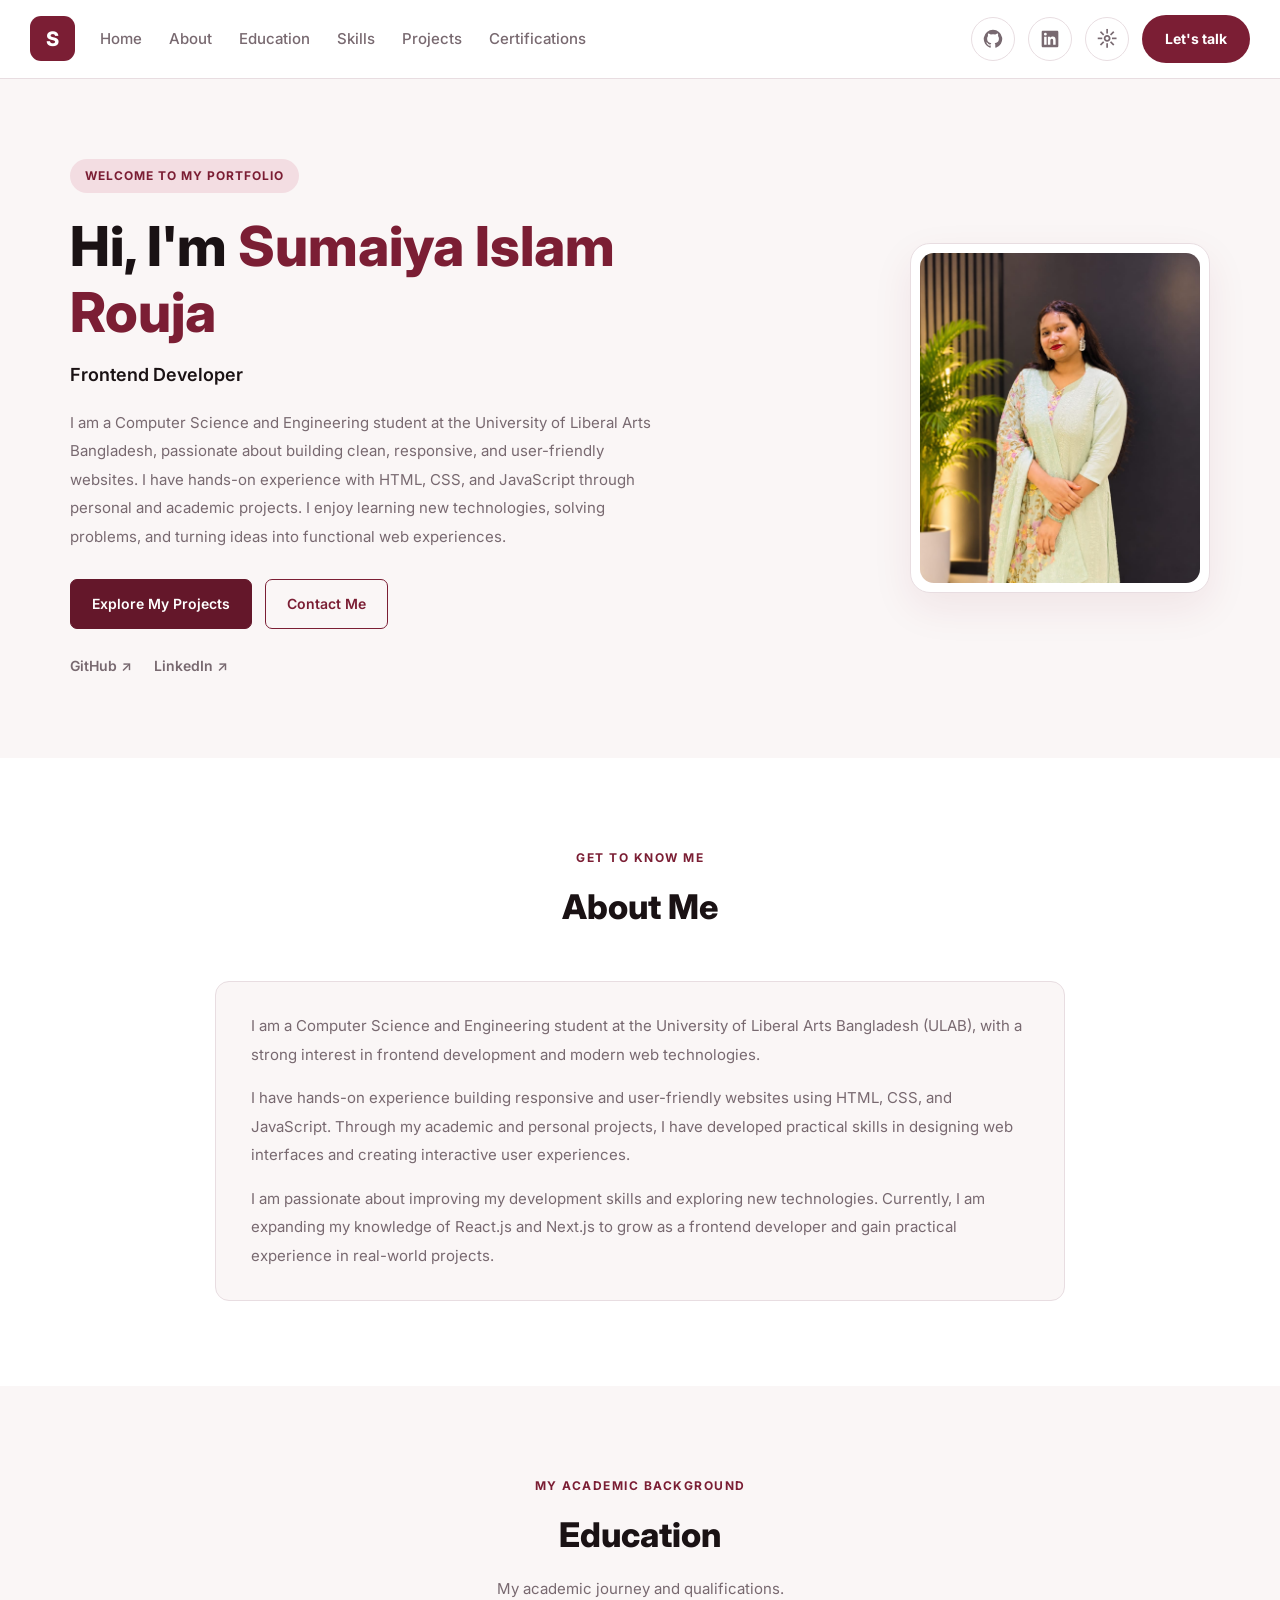
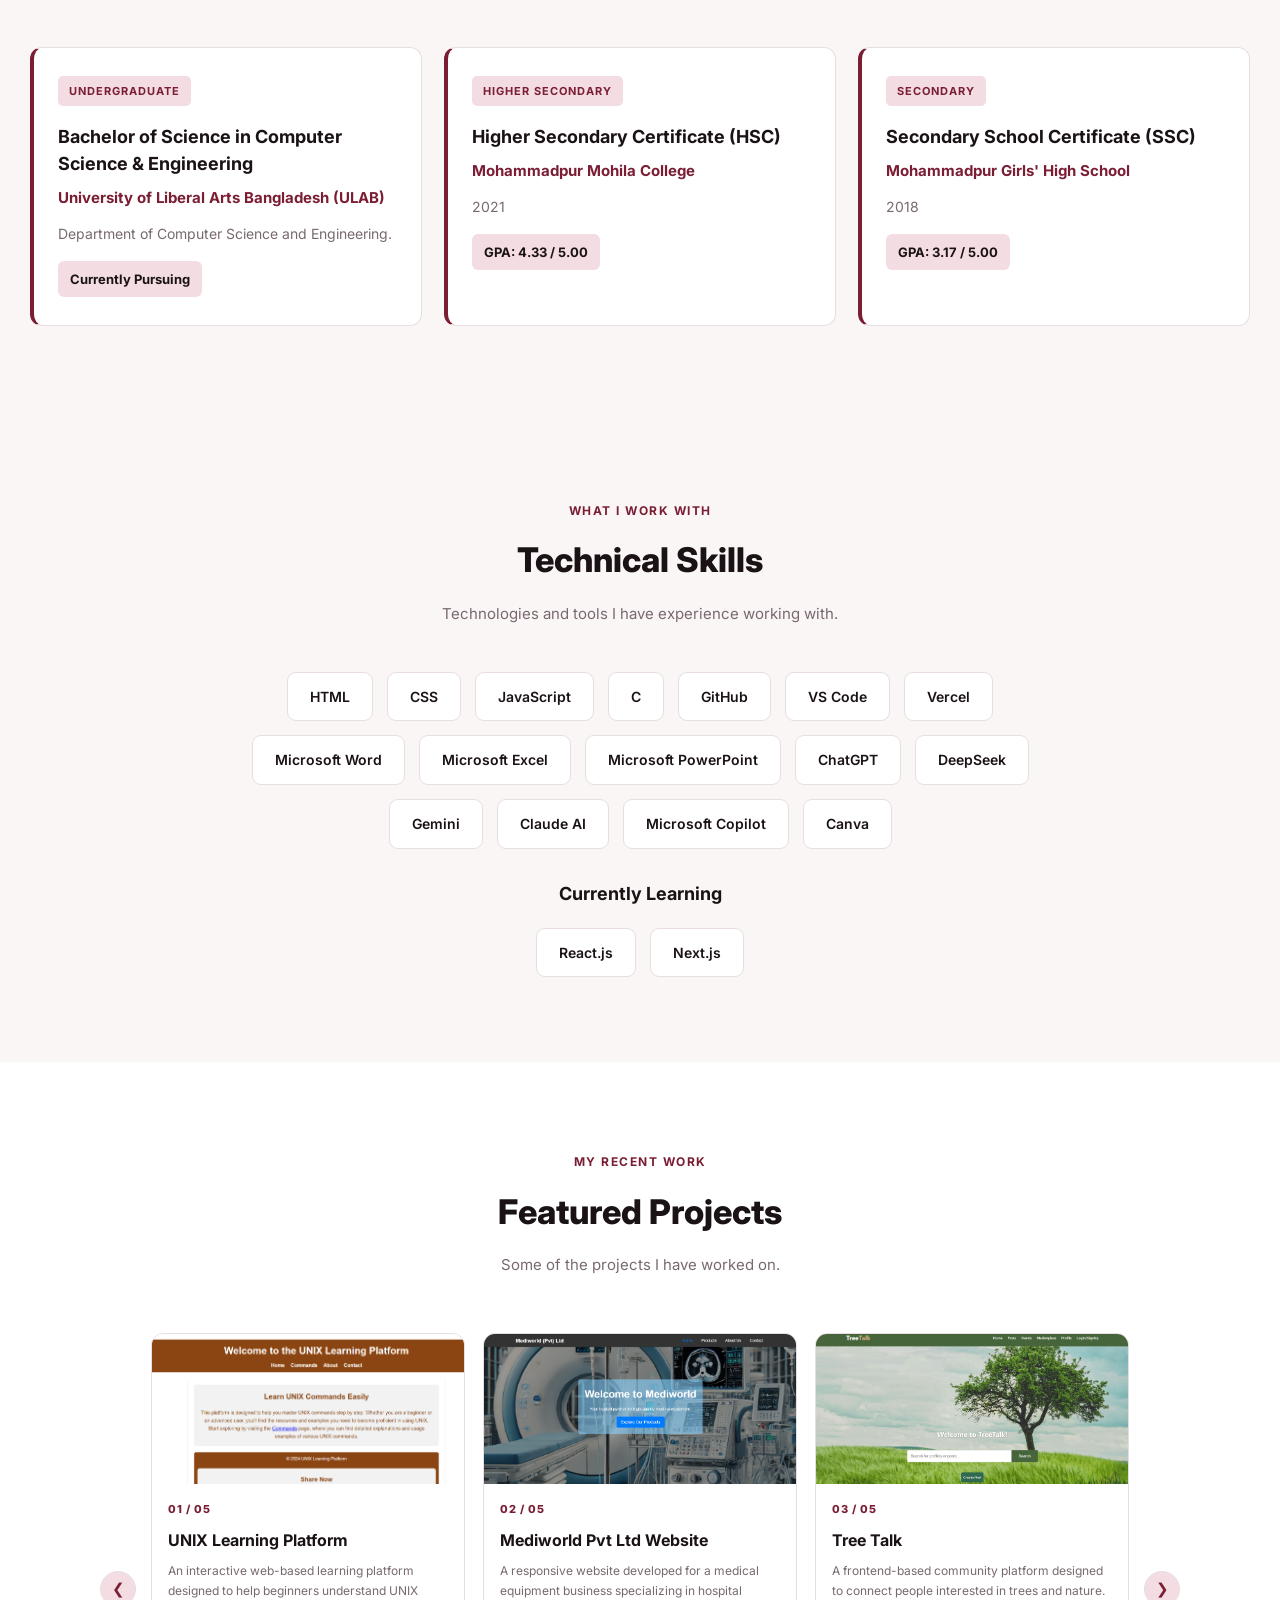
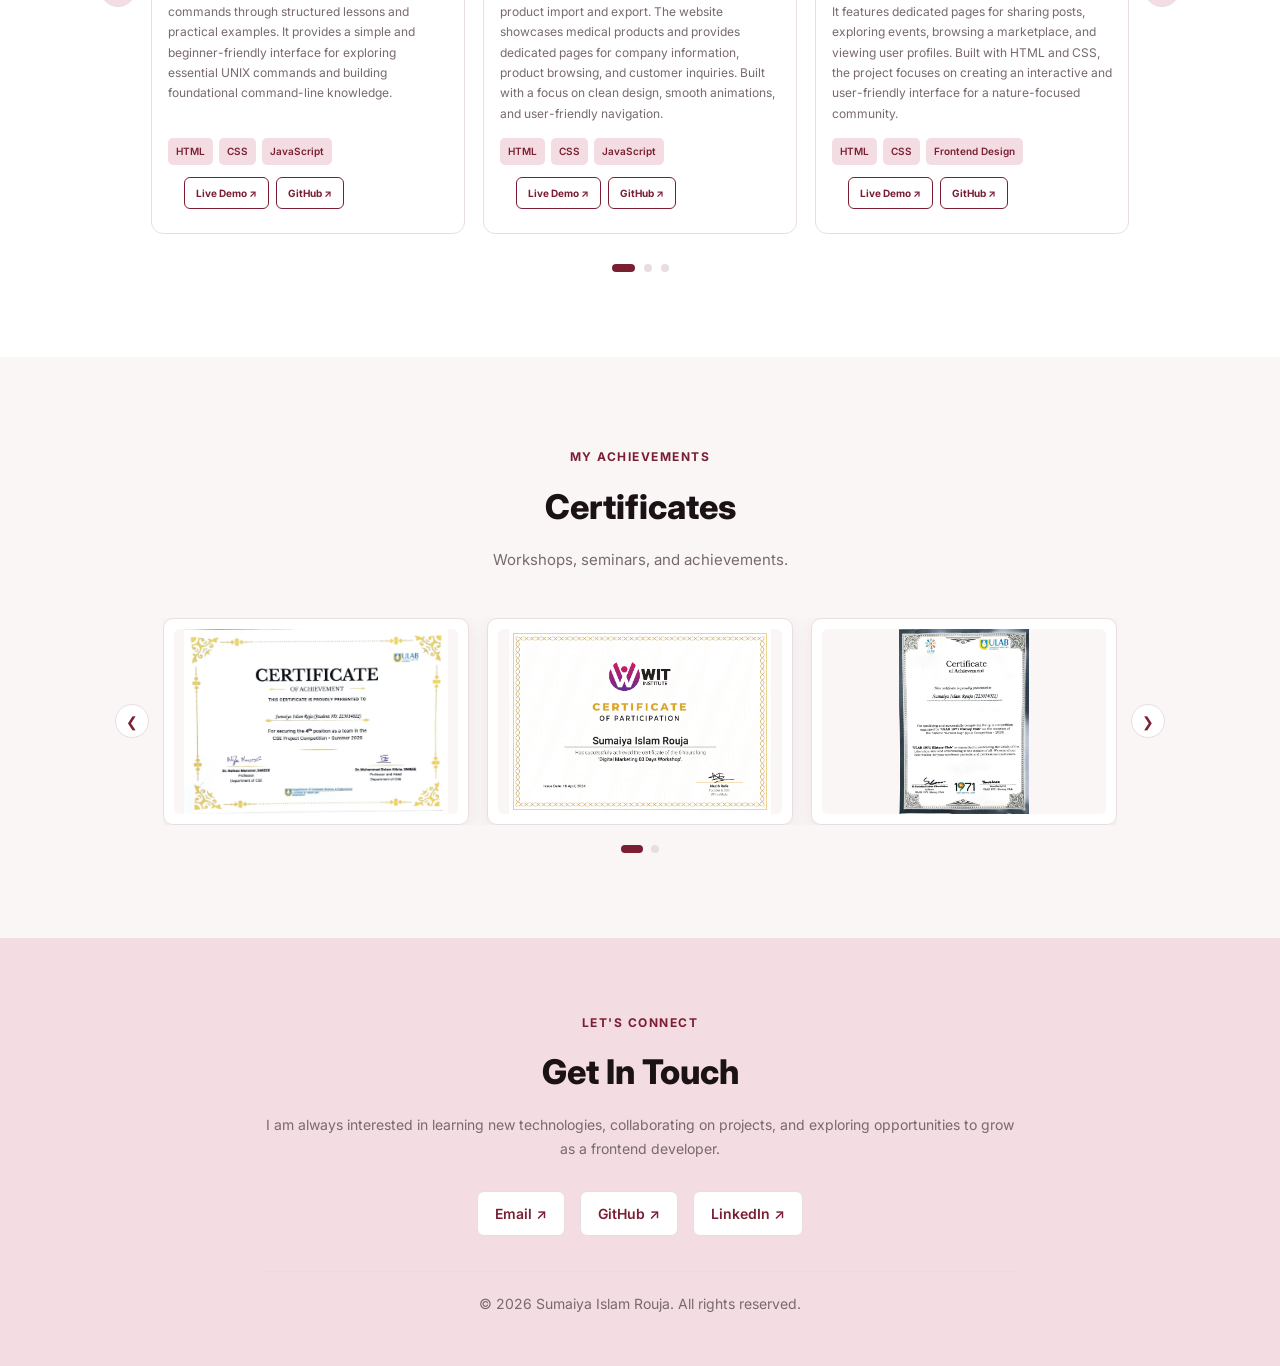
<file: index.html>
<!DOCTYPE html>
<html lang="en">
<head>
    <meta charset="UTF-8">
    <meta name="viewport" content="width=device-width, initial-scale=1.0">

    <meta name="description" content="Portfolio of Sumaiya Islam Rouja, Frontend Developer.">
    <meta name="author" content="Sumaiya Islam Rouja">

    <title>Sumaiya Islam Rouja | Portfolio</title>

    <link rel="stylesheet" href="style.css">

    <link rel="preconnect" href="https://fonts.googleapis.com">
    <link rel="preconnect" href="https://fonts.gstatic.com" crossorigin>
    <link href="https://fonts.googleapis.com/css2?family=Inter:wght@400;500;600;700;800&display=swap" rel="stylesheet">

    <link rel="stylesheet" href="https://unpkg.com/aos@2.3.4/dist/aos.css">
</head>

<body>


<!-- NAVBAR -->
<nav class="navbar">
    <div class="nav-container">

        <!-- LOGO -->
        <a href="#home" class="logo">
            <span class="logo-short">S</span>
            <span class="logo-full">Sumaiya</span>
        </a>

        <!-- HAMBURGER BUTTON -->
        <button class="hamburger" id="hamburger"
            type="button"
            aria-label="Open navigation menu"
            aria-expanded="false"
            aria-controls="navMenu">
            <span></span>
            <span></span>
            <span></span>
        </button>

        <!-- NAVIGATION MENU -->
        <div class="nav-menu" id="navMenu">

            <div class="nav-links">
                <a href="#home">Home</a>
                <a href="#about">About</a>
                <a href="#education">Education</a>
                <a href="#skills">Skills</a>
                <a href="#projects">Projects</a>
                <a href="#certificates">Certifications</a>
            </div>

            <!-- RIGHT SIDE ACTIONS -->
            <div class="nav-actions">

                <a href="https://github.com/itzsumu"
                   target="_blank"
                   rel="noopener noreferrer"
                   class="nav-icon"
                   aria-label="GitHub">
                    <svg viewBox="0 0 24 24" aria-hidden="true">
                        <path fill="currentColor"
                        d="M12 .9a11.1 11.1 0 0 0-3.51 21.63c.55.1.76-.24.76-.53v-2.08c-3.1.67-3.75-1.32-3.75-1.32-.5-1.29-1.23-1.63-1.23-1.63-1.01-.69.08-.68.08-.68 1.12.08 1.71 1.15 1.71 1.15 1 1.7 2.63 1.21 3.27.93.1-.72.39-1.21.71-1.49-2.48-.28-5.09-1.24-5.09-5.51 0-1.22.44-2.22 1.15-3-.12-.28-.5-1.42.11-2.96 0 0 .94-.3 3.05 1.15a10.6 10.6 0 0 1 5.55 0c2.11-1.45 3.04-1.15 3.04-1.15.61 1.54.23 2.68.12 2.96.71.78 1.14 1.78 1.14 3 0 4.28-2.61 5.23-5.1 5.5.4.35.75 1.03.75 2.08V22c0 .29.2.63.76.52A11.1 11.1 0 0 0 12 .9Z"/>
                    </svg>
                </a>

                <a href="https://www.linkedin.com/in/sumaiya-islam-rouja-9b50132ab/"
                   target="_blank"
                   rel="noopener noreferrer"
                   class="nav-icon"
                   aria-label="LinkedIn">
                    <svg viewBox="0 0 24 24" aria-hidden="true">
                        <path fill="currentColor"
                        d="M20.45 2H3.55C2.69 2 2 2.68 2 3.52v16.96c0 .84.69 1.52 1.55 1.52h16.9c.86 0 1.55-.68 1.55-1.52V3.52c0-.84-.69-1.52-1.55-1.52ZM7.93 18.75H4.96V9.2h2.97v9.55ZM6.45 7.9a1.72 1.72 0 1 1 0-3.44 1.72 1.72 0 0 1 0 3.44Zm12.3 10.85h-2.97v-4.65c0-1.11-.02-2.54-1.55-2.54-1.55 0-1.79 1.21-1.79 2.46v4.73H9.47V9.2h2.85v1.3h.04c.4-.75 1.37-1.55 2.82-1.55 3.02 0 3.57 1.99 3.57 4.58v5.22Z"/>
                    </svg>
                </a>

                <button
                    class="theme-toggle"
                    id="themeToggle"
                    type="button"
                    aria-label="Switch theme"
                    title="Switch theme"
                >🌙 Dark</button>

                <a href="#contact" class="nav-contact">
                    Let's talk
                </a>

            </div>
        </div>
    </div>
</nav>

<!-- HERO SECTION -->
<header class="hero" id="home">
    <div class="hero-left" data-aos="fade-right">
        <span class="hero-tag">WELCOME TO MY PORTFOLIO</span>

        <h1>Hi, I'm <span>Sumaiya Islam Rouja</span></h1>
        <h3>Frontend Developer</h3>

        <p>
            I am a Computer Science and Engineering student at
            the University of Liberal Arts Bangladesh, passionate
            about building clean, responsive, and user-friendly websites.
            I have hands-on experience with HTML, CSS, and JavaScript
            through personal and academic projects. I enjoy learning
            new technologies, solving problems, and turning ideas
            into functional web experiences.
        </p>

        <div class="buttons">
            <a href="#projects" class="btn">Explore My Projects</a>
            <a href="#contact" class="btn-outline">Contact Me</a>
        </div>

        <div class="hero-socials">
            <a href="https://github.com/itzsumu" target="_blank" rel="noopener noreferrer">GitHub ↗</a>
            <a href="https://www.linkedin.com/in/sumaiya-islam-rouja-9b50132ab/" target="_blank" rel="noopener noreferrer">LinkedIn ↗</a>
        </div>
    </div>

    <div class="hero-right" data-aos="fade-left">
        <div class="image-frame">
            <img src="profile.jpg" alt="Sumaiya Islam Rouja">
        </div>
    </div>
</header>

<!-- ABOUT SECTION -->
<section class="section about-section" id="about" data-aos="fade-up">
    <div class="section-heading">
        <span class="section-label">GET TO KNOW ME</span>
        <h2>About Me</h2>
    </div>

    <div class="about-content">
        <p>
            I am a Computer Science and Engineering student at the
            University of Liberal Arts Bangladesh (ULAB), with a strong
            interest in frontend development and modern web technologies.
        </p>

        <p>
            I have hands-on experience building responsive and
            user-friendly websites using HTML, CSS, and JavaScript.
            Through my academic and personal projects, I have developed
            practical skills in designing web interfaces and creating
            interactive user experiences.
        </p>

        <p>
            I am passionate about improving my development skills and
            exploring new technologies. Currently, I am expanding my
            knowledge of React.js and Next.js to grow as a frontend
            developer and gain practical experience in real-world projects.
        </p>
    </div>
</section>

<!-- EDUCATION SECTION -->
<section class="section education-section" id="education" data-aos="fade-up">
    <div class="section-heading">
        <span class="section-label">MY ACADEMIC BACKGROUND</span>
        <h2>Education</h2>
        <p>My academic journey and qualifications.</p>
    </div>

    <div class="education-container">
        <div class="education-card">
            <span class="education-level">UNDERGRADUATE</span>
            <h3>Bachelor of Science in Computer Science &amp; Engineering</h3>
            <h4>University of Liberal Arts Bangladesh (ULAB)</h4>
            <p>Department of Computer Science and Engineering.</p>
            <span class="education-result">Currently Pursuing</span>
        </div>

        <div class="education-card">
            <span class="education-level">HIGHER SECONDARY</span>
            <h3>Higher Secondary Certificate (HSC)</h3>
            <h4>Mohammadpur Mohila College</h4>
            <p>2021</p>
            <span class="education-result">GPA: 4.33 / 5.00</span>
        </div>

        <div class="education-card">
            <span class="education-level">SECONDARY</span>
            <h3>Secondary School Certificate (SSC)</h3>
            <h4>Mohammadpur Girls' High School</h4>
            <p>2018</p>
            <span class="education-result">GPA: 3.17 / 5.00</span>
        </div>
    </div>
</section>

<!-- SKILLS SECTION -->
<section class="section skills-section" id="skills" data-aos="fade-up">
    <div class="section-heading">
        <span class="section-label">WHAT I WORK WITH</span>
        <h2>Technical Skills</h2>
        <p>Technologies and tools I have experience working with.</p>
    </div>

    <div class="skills">
        <span>HTML</span>
        <span>CSS</span>
        <span>JavaScript</span>
        <span>C</span>
        <span>GitHub</span>
        <span>VS Code</span>
        <span>Vercel</span>
        <span>Microsoft Word</span>
        <span>Microsoft Excel</span>
        <span>Microsoft PowerPoint</span>
        <span>ChatGPT</span>
        <span>DeepSeek</span>
        <span>Gemini</span>
        <span>Claude AI</span>
        <span>Microsoft Copilot</span>
        <span>Canva</span>
    </div>

    <div class="learning-section">
        <h3>Currently Learning</h3>
        <div class="skills">
            <span>React.js</span>
            <span>Next.js</span>
        </div>
    </div>
</section>


<!-- PROJECTS SECTION -->
<section class="section projects-section" id="projects" data-aos="fade-up">

    <div class="section-heading">
        <span class="section-label">MY RECENT WORK</span>
        <h2>Featured Projects</h2>
        <p>Some of the projects I have worked on.</p>
    </div>

    <div class="project-carousel">

        <button class="project-btn prev-project" id="prevProject"
            aria-label="Previous project">&#10094;</button>

        <div class="project-slider">
            <div class="projects" id="projectsTrack">

                <!-- PROJECT 1 -->
                <article class="project-card">
                    <div class="project-image">
                        <img src="unix-preview.png" alt="UNIX Learning Platform Preview">
                    </div>
                    <div class="project-content">
                        <span class="project-number">01 / 05</span>
                        <h3>UNIX Learning Platform</h3>
                        <p>An interactive web-based learning platform designed to help beginners understand UNIX commands through structured lessons and practical examples. It provides a simple and beginner-friendly interface for exploring essential UNIX commands and building foundational command-line knowledge.</p>
                        <div class="tags">
                            <span>HTML</span><span>CSS</span><span>JavaScript</span>
                        </div>
                        <div class="project-links">
                            <a href="https://unix-learning-platform.vercel.app/" target="_blank" rel="noopener noreferrer" class="project-link">Live Demo ↗</a>
                            <a href="https://github.com/itzsumu/Unix-Learning-Platform" target="_blank" rel="noopener noreferrer" class="project-link">GitHub ↗</a>
                        </div>
                    </div>
                </article>

                <!-- PROJECT 2 -->
                <article class="project-card">
                    <div class="project-image">
                        <img src="mediworld-preview.png" alt="Mediworld Website Preview">
                    </div>
                    <div class="project-content">
                        <span class="project-number">02 / 05</span>
                        <h3>Mediworld Pvt Ltd Website</h3>
                        <p>A responsive website developed for a medical equipment business specializing in hospital product import and export. The website showcases medical products and provides dedicated pages for company information, product browsing, and customer inquiries. Built with a focus on clean design, smooth animations, and user-friendly navigation.</p>
                        <div class="tags">
                            <span>HTML</span><span>CSS</span><span>JavaScript</span>
                        </div>
                        <div class="project-links">
                            <a href="https://mediworld-pvt-ltd.vercel.app/" target="_blank" rel="noopener noreferrer" class="project-link">Live Demo ↗</a>
                            <a href="https://github.com/itzsumu/Mediworld-Pvt-Ltd" target="_blank" rel="noopener noreferrer" class="project-link">GitHub ↗</a>
                        </div>
                    </div>
                </article>

                <!-- PROJECT 3 -->
                <article class="project-card">
                    <div class="project-image">
                        <img src="treetalk-preview.png" alt="Tree Talk Website Preview">
                    </div>
                    <div class="project-content">
                        <span class="project-number">03 / 05</span>
                        <h3>Tree Talk</h3>
                        <p>A frontend-based community platform designed to connect people interested in trees and nature. It features dedicated pages for sharing posts, exploring events, browsing a marketplace, and viewing user profiles. Built with HTML and CSS, the project focuses on creating an interactive and user-friendly interface for a nature-focused community.</p>
                        <div class="tags">
                            <span>HTML</span><span>CSS</span><span>Frontend Design</span>
                        </div>
                        <div class="project-links">
                            <a href="https://treetalk-seven.vercel.app/" target="_blank" rel="noopener noreferrer" class="project-link">Live Demo ↗</a>
                            <a href="https://github.com/itzsumu/Tree_Talk" target="_blank" rel="noopener noreferrer" class="project-link">GitHub ↗</a>
                        </div>
                    </div>
                </article>

                <!-- PROJECT 4 -->
                <article class="project-card">
                    <div class="project-image">
                        <img src="tictactoe-preview.png" alt="Tic-Tac-Toe Game Preview">
                    </div>
                    <div class="project-content">
                        <span class="project-number">04 / 05</span>
                        <h3>Tic-Tac-Toe</h3>
                        <p>An interactive Tic-Tac-Toe game featuring Human vs Human and Human vs AI gameplay modes. The project includes a smart AI opponent powered by the Minimax algorithm, allowing users to challenge the computer or play with another person. Built using HTML, CSS, and JavaScript, it combines an engaging interface with interactive game logic.</p>
                        <div class="tags">
                            <span>HTML</span><span>CSS</span><span>JavaScript</span>
                        </div>
                        <div class="project-links">
                            <a href="https://tic-tac-toe-sigma-one-45.vercel.app/" target="_blank" rel="noopener noreferrer" class="project-link">Live Demo ↗</a>
                            <a href="https://github.com/itzsumu/Tic-Tac-Toe" target="_blank" rel="noopener noreferrer" class="project-link">GitHub ↗</a>
                        </div>
                    </div>
                </article>

                <!-- PROJECT 5 -->
                <article class="project-card">
                    <div class="project-image">
                        <img src="memorygame-preview.png" alt="Memory Card Game Preview">
                    </div>
                    <div class="project-content">
                        <span class="project-number">05 / 05</span>
                        <h3>Memory Card</h3>
                        <p>An interactive memory card game designed to test and improve players' memory skills. It features multiple difficulty levels, a 3×3 game grid, different visual themes, and a sound control option. Built with HTML, CSS, and JavaScript, the game offers an engaging and user-friendly experience.</p>
                        <div class="tags">
                            <span>HTML</span><span>CSS</span><span>JavaScript</span>
                        </div>
                        <div class="project-links">
                            <a href="https://memory-card-game-amber-eight.vercel.app/" target="_blank" rel="noopener noreferrer" class="project-link">Live Demo ↗</a>
                            <a href="https://github.com/itzsumu/Memory-Card-Game" target="_blank" rel="noopener noreferrer" class="project-link">GitHub ↗</a>
                        </div>
                    </div>
                </article>

            </div>
        </div>

        <button class="project-btn next-project" id="nextProject"
            aria-label="Next project">&#10095;</button>

    </div>

    <div class="project-dots" id="projectDots"></div>

</section>


<!-- CERTIFICATES SECTION -->
<section class="section certificates-section" id="certificates" data-aos="fade-up">
    <div class="section-heading">
        <span class="section-label">MY ACHIEVEMENTS</span>
        <h2>Certificates</h2>
        <p>Workshops, seminars, and achievements.</p>
    </div>

    <div class="certificate-carousel">
        <button class="certificate-btn prev-btn" id="prevCertificate" type="button" aria-label="Previous certificates">&#10094;</button>

        <div class="certificate-slider">
            <div class="certificate-track" id="certificateTrack">
                <div class="certificate-slide">
                    <a href="certificate-1.jpg" target="_blank" rel="noopener noreferrer">
                        <img src="certificate-1.jpg" alt="Certificate 1" loading="lazy">
                    </a>
                </div>

                <div class="certificate-slide">
                    <a href="certificate-2.jpg" target="_blank" rel="noopener noreferrer">
                        <img src="certificate-2.jpg" alt="Certificate 2" loading="lazy">
                    </a>
                </div>

                <div class="certificate-slide">
                    <a href="certificate-3.jpg" target="_blank" rel="noopener noreferrer">
                        <img src="certificate-3.jpg" alt="Certificate 3" loading="lazy">
                    </a>
                </div>

                <div class="certificate-slide">
                    <a href="certificate-4.jpg" target="_blank" rel="noopener noreferrer">
                        <img src="certificate-4.jpg" alt="Certificate 4" loading="lazy">
                    </a>
                </div>
            </div>
        </div>

        <button class="certificate-btn next-btn" id="nextCertificate" type="button" aria-label="Next certificates">&#10095;</button>
    </div>

    <div class="certificate-dots" id="certificateDots"></div>
</section>

<!-- CONTACT SECTION -->
<footer id="contact">
    <div class="footer-content">
        <span class="section-label">LET'S CONNECT</span>
        <h2>Get In Touch</h2>

        <p>
            I am always interested in learning new technologies,
            collaborating on projects, and exploring opportunities
            to grow as a frontend developer.
        </p>

        <div class="contact-links">
            <a href="mailto:roujasumaiya947@gmail.com">Email ↗</a>
            <a href="https://github.com/itzsumu" target="_blank" rel="noopener noreferrer">GitHub ↗</a>
            <a href="https://www.linkedin.com/in/sumaiya-islam-rouja-9b50132ab/" target="_blank" rel="noopener noreferrer">LinkedIn ↗</a>
        </div>

        <p class="copy">© 2026 Sumaiya Islam Rouja. All rights reserved.</p>
    </div>
</footer>

<!-- AOS LIBRARY -->
<script src="https://unpkg.com/aos@2.3.4/dist/aos.js"></script>

<!-- CUSTOM JAVASCRIPT -->
<script src="script.js"></script>
</body>
</html>
</file>
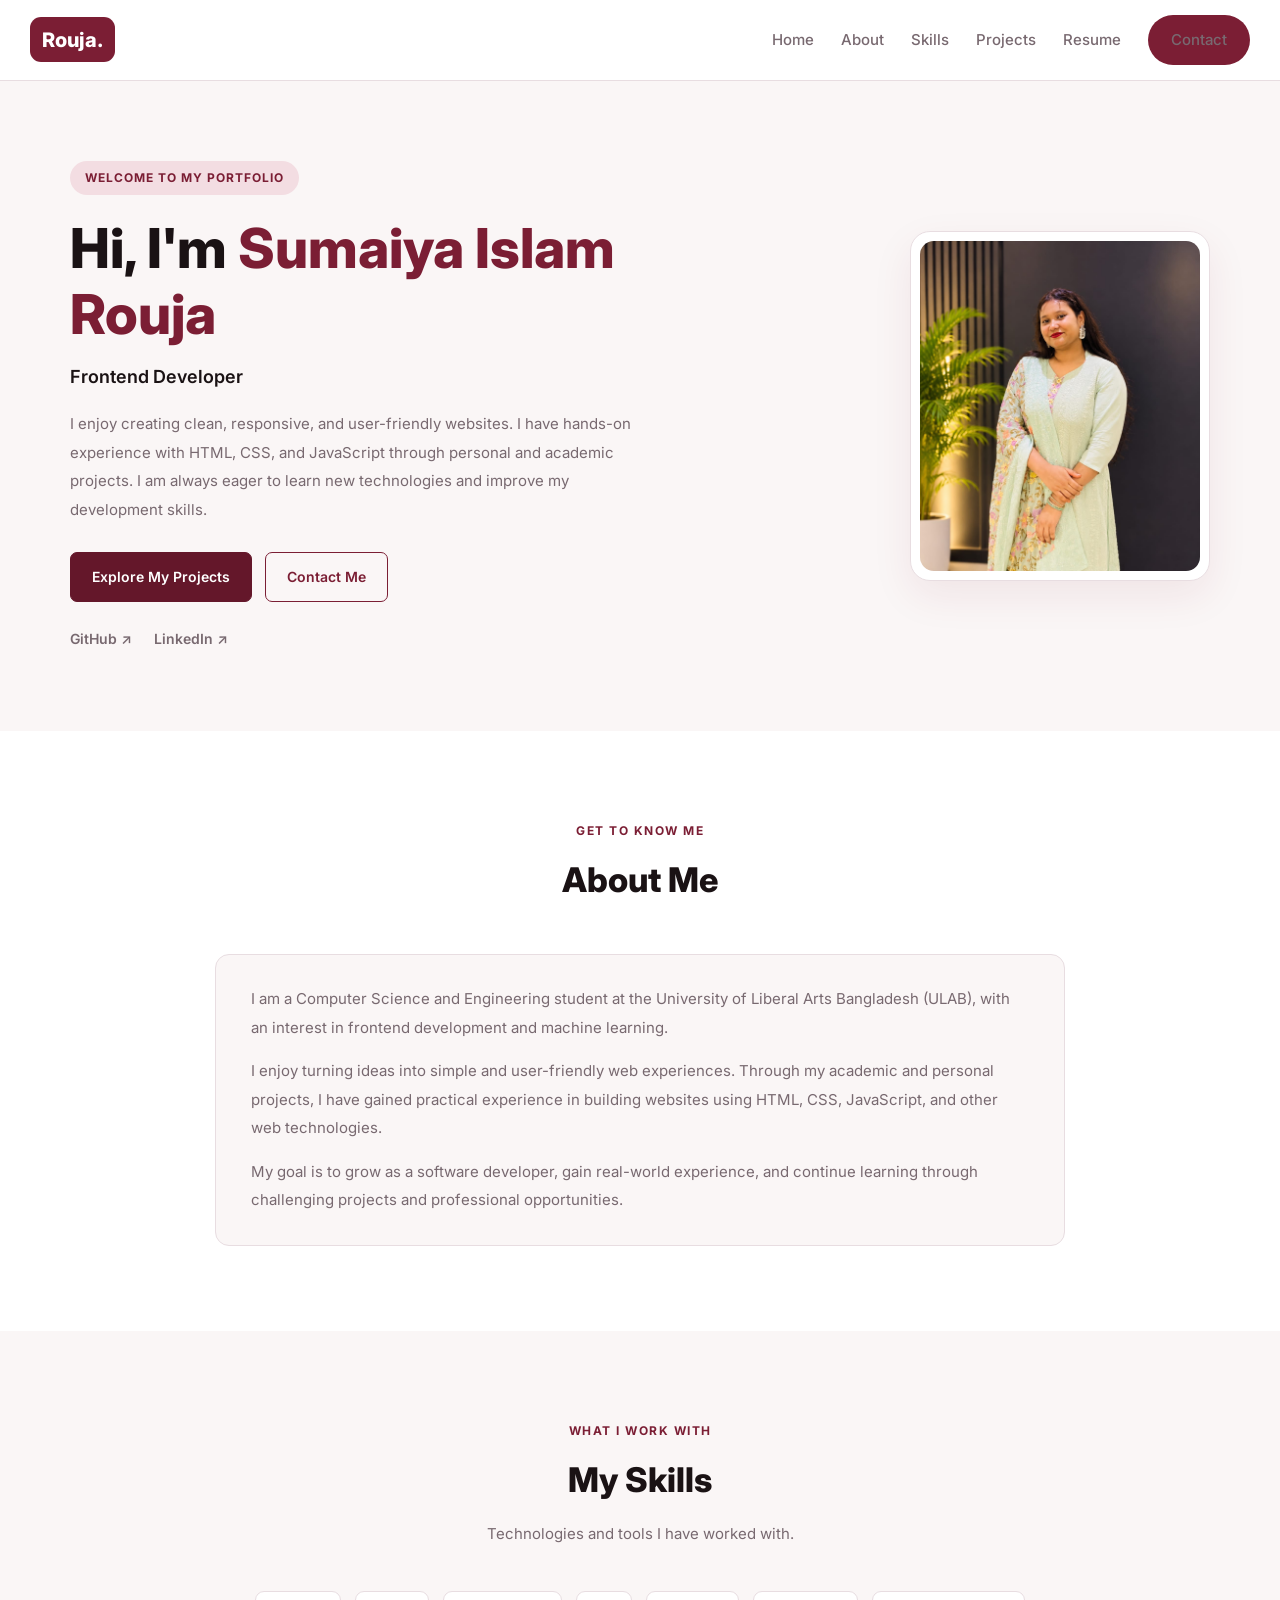
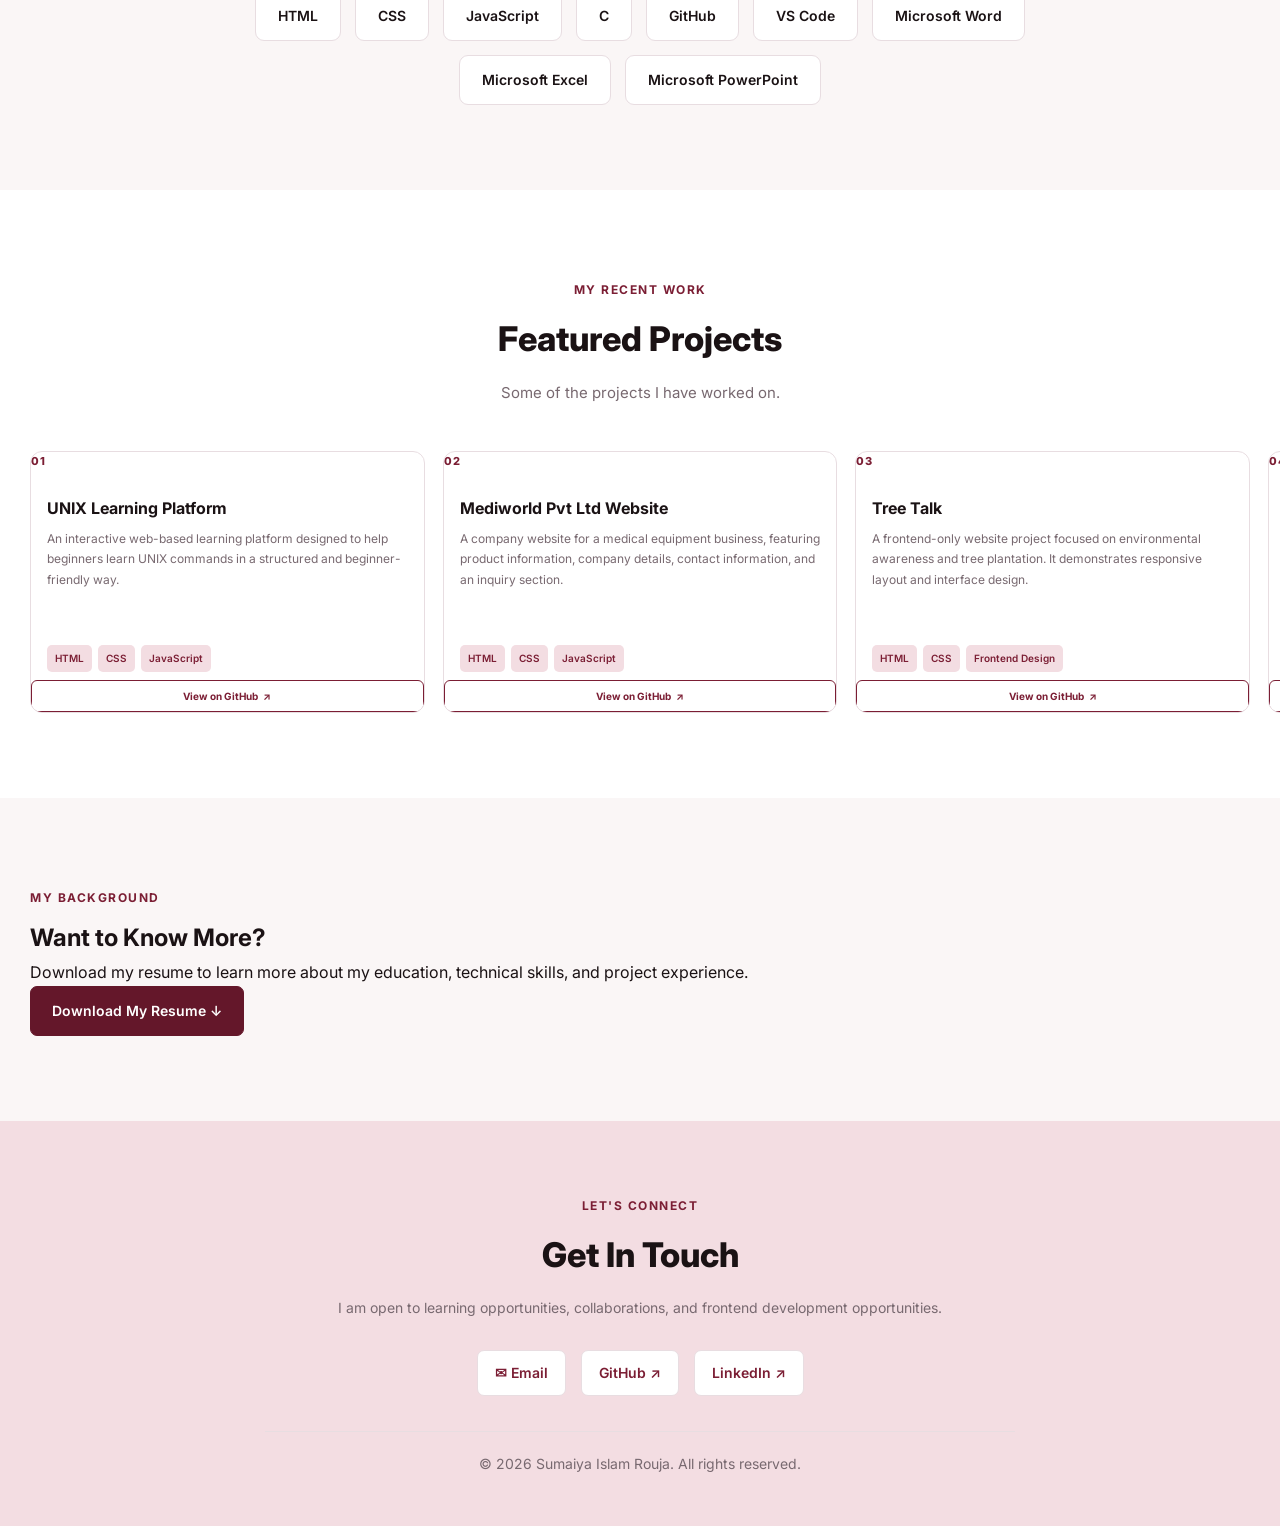
<file: index backup.html>
<!DOCTYPE html>
<html lang="en">
<head>
    <meta charset="UTF-8">
    <meta name="viewport" content="width=device-width, initial-scale=1.0">

    <meta name="description" content="Portfolio of Sumaiya Islam Rouja, Frontend Developer.">
    <meta name="author" content="Sumaiya Islam Rouja">

    <title>Sumaiya Islam Rouja | Portfolio</title>

    <link rel="stylesheet" href="style.css">

    <link rel="preconnect" href="https://fonts.googleapis.com">
    <link rel="preconnect" href="https://fonts.gstatic.com" crossorigin>
    <link href="https://fonts.googleapis.com/css2?family=Inter:wght@400;500;600;700;800&display=swap" rel="stylesheet">

    <link rel="stylesheet" href="https://unpkg.com/aos@2.3.4/dist/aos.css">
</head>

<body>

    <!-- NAVBAR -->
    <nav class="navbar">
        <div class="nav-container">
            <a href="#home" class="logo">Rouja<span>.</span></a>

            <div class="nav-links">
                <a href="#home">Home</a>
                <a href="#about">About</a>
                <a href="#skills">Skills</a>
                <a href="#projects">Projects</a>
                <a href="#resume">Resume</a>
                <a href="#contact" class="nav-contact">Contact</a>
            </div>
        </div>
    </nav>


    <!-- HERO SECTION -->
    <header class="hero" id="home">

        <div class="hero-left" data-aos="fade-right">

            <span class="hero-tag">WELCOME TO MY PORTFOLIO</span>

            <h1>
                Hi, I'm <span>Sumaiya Islam Rouja</span>
            </h1>

            <h3>Frontend Developer</h3>

            <p>
                I enjoy creating clean, responsive, and user-friendly websites.
                I have hands-on experience with HTML, CSS, and JavaScript through
                personal and academic projects. I am always eager to learn new
                technologies and improve my development skills.
            </p>

            <div class="buttons">
                <a href="#projects" class="btn">Explore My Projects</a>
                <a href="#contact" class="btn-outline">Contact Me</a>
            </div>

            <div class="hero-socials">
                <a href="https://github.com/itzsumu" target="_blank" rel="noopener noreferrer">GitHub ↗</a>

                <a href="https://www.linkedin.com/in/sumaiya-islam-rouja-9b50132ab/" target="_blank" rel="noopener noreferrer">LinkedIn ↗</a>
            </div>

        </div>

        <div class="hero-right" data-aos="fade-left">
            <div class="image-frame">
                <img src="profile.jpg" alt="Sumaiya Islam Rouja">
            </div>
        </div>

    </header>


    <!-- ABOUT SECTION -->
    <section class="section about-section" id="about" data-aos="fade-up">

        <div class="section-heading">
            <span class="section-label">GET TO KNOW ME</span>
            <h2>About Me</h2>
        </div>

        <div class="about-content">
            <p>
                I am a Computer Science and Engineering student at the
                University of Liberal Arts Bangladesh (ULAB), with an
                interest in frontend development and machine learning.
            </p>

            <p>
                I enjoy turning ideas into simple and user-friendly web
                experiences. Through my academic and personal projects,
                I have gained practical experience in building websites
                using HTML, CSS, JavaScript, and other web technologies.
            </p>

            <p>
                My goal is to grow as a software developer, gain real-world
                experience, and continue learning through challenging projects
                and professional opportunities.
            </p>
        </div>

    </section>


    <!-- SKILLS SECTION -->
    <section class="section skills-section" id="skills" data-aos="fade-up">

        <div class="section-heading">
            <span class="section-label">WHAT I WORK WITH</span>
            <h2>My Skills</h2>
            <p>Technologies and tools I have worked with.</p>
        </div>

        <div class="skills">
            <span>HTML</span>
            <span>CSS</span>
            <span>JavaScript</span>
            <span>C</span>
            <span>GitHub</span>
            <span>VS Code</span>
            <span>Microsoft Word</span>
            <span>Microsoft Excel</span>
            <span>Microsoft PowerPoint</span>
        </div>

    </section>


    <!-- PROJECTS SECTION -->
    <section class="section projects-section" id="projects" data-aos="fade-up">

        <div class="section-heading">
            <span class="section-label">MY RECENT WORK</span>
            <h2>Featured Projects</h2>
            <p>Some of the projects I have worked on.</p>
        </div>

        <div class="projects">

            <!-- PROJECT 1 -->
            <article class="project-card">

                <div class="project-number">01</div>

                <div class="project-content">
                    <h3>UNIX Learning Platform</h3>

                    <p>
                        An interactive web-based learning platform designed
                        to help beginners learn UNIX commands in a structured
                        and beginner-friendly way.
                    </p>

                    <div class="tags">
                        <span>HTML</span>
                        <span>CSS</span>
                        <span>JavaScript</span>
                    </div>
                </div>

                <a href="https://github.com/itzsumu/Unix-Learning-Platform"
                   target="_blank" rel="noopener noreferrer"
                   class="project-link">
                    View on GitHub <span>↗</span>
                </a>

            </article>


            <!-- PROJECT 2 -->
            <article class="project-card">

                <div class="project-number">02</div>

                <div class="project-content">
                    <h3>Mediworld Pvt Ltd Website</h3>

                    <p>
                        A company website for a medical equipment business,
                        featuring product information, company details,
                        contact information, and an inquiry section.
                    </p>

                    <div class="tags">
                        <span>HTML</span>
                        <span>CSS</span>
                        <span>JavaScript</span>
                    </div>
                </div>

                <a href="https://github.com/itzsumu/Mediworld-Pvt-Ltd"
                   target="_blank" rel="noopener noreferrer"
                   class="project-link">
                    View on GitHub <span>↗</span>
                </a>

            </article>


            <!-- PROJECT 3 -->
            <article class="project-card">

                <div class="project-number">03</div>

                <div class="project-content">
                    <h3>Tree Talk</h3>

                    <p>
                        A frontend-only website project focused on
                        environmental awareness and tree plantation.
                        It demonstrates responsive layout and interface design.
                    </p>

                    <div class="tags">
                        <span>HTML</span>
                        <span>CSS</span>
                        <span>Frontend Design</span>
                    </div>
                </div>

                <a href="https://github.com/itzsumu/Tree_Talk"
                   target="_blank" rel="noopener noreferrer"
                   class="project-link">
                    View on GitHub <span>↗</span>
                </a>

            </article>


            <!-- PROJECT 4 -->
            <article class="project-card">

                <div class="project-number">04</div>

                <div class="project-content">
                    <h3>Tic-Tac-Toe Game</h3>

                    <p>
                        A small interactive Tic-Tac-Toe game featuring
                        Human vs Human and Human vs AI modes, with a
                        smart AI opponent.A classic strategy game reimagined with a clean, modern interface. Players take turns marking X and O on a grid, aiming to align three in a row.
                    </p>

                    <div class="tags">
                        <span>HTML</span>
                        <span>CSS</span>
                        
                    </div>
                </div>

                <a href="https://github.com/itzsumu/Tic-Tac-Toe"
                   target="_blank" rel="noopener noreferrer"
                   class="project-link">
                    View on GitHub <span>↗</span>
                </a>

            </article>


            <!-- PROJECT 5 -->
            <article class="project-card">

                <div class="project-number">05</div>

                <div class="project-content">
                    <h3>Memory Card Game</h3>

                    <p>
                        An interactive memory game with multiple levels,
                        different themes, difficulty settings, and a
                        sound control option.
                    </p>

                    <div class="tags">
                        <span>HTML</span>
                        <span>CSS</span>
                        <span>JavaScript</span>
                        
                    </div>
                </div>

                <a href="https://github.com/itzsumu/Memory-Card-Game"
                   target="_blank" rel="noopener noreferrer"
                   class="project-link">
                    View on GitHub <span>↗</span>
                </a>

            </article>

        </div>

    </section>


    <!-- RESUME SECTION -->
    <section class="section resume-section" id="resume" data-aos="fade-up">

        <div class="resume-content">

            <span class="section-label">MY BACKGROUND</span>

            <h2>Want to Know More?</h2>

            <p>
                Download my resume to learn more about my education,
                technical skills, and project experience.
            </p>

            <a href="resume.pdf" class="btn" download>
                Download My Resume ↓
            </a>

        </div>

    </section>


    <!-- CONTACT SECTION -->
    <footer id="contact">

        <div class="footer-content">

            <span class="section-label">LET'S CONNECT</span>

            <h2>Get In Touch</h2>

            <p>
                I am open to learning opportunities, collaborations,
                and frontend development opportunities.
            </p>

            <div class="contact-links">

                <a href="mailto:roujasumaiya947@gmail.com">
                    ✉ Email
                </a>

                <a href="https://github.com/itzsumu"
                   target="_blank" rel="noopener noreferrer">
                    GitHub ↗
                </a>

                <a href="https://www.linkedin.com/in/sumaiya-islam-rouja-9b50132ab/"
                   target="_blank" rel="noopener noreferrer">
                    LinkedIn ↗
                </a>

            </div>

            <p class="copy">
                © 2026 Sumaiya Islam Rouja. All rights reserved.
            </p>

        </div>

    </footer>


    <!-- AOS SCRIPT -->
    <script src="https://unpkg.com/aos@2.3.4/dist/aos.js"></script>

    <script>
        AOS.init({
            duration: 800,
            once: true,
            offset: 80
        });
    </script>

</body>
</html>
</file>
<file: style.css>
/* =========================
   GLOBAL STYLES & THEME COLORS
========================= */

* {
    margin: 0;
    padding: 0;
    box-sizing: border-box;
    font-family: 'Inter', sans-serif;
    scroll-behavior: smooth;
}

/* LIGHT MODE - DEFAULT */
:root {
    color-scheme: light;
    --primary: #7B1E34;
    --primary-dark: #64172A;
    --background: #FAF6F6;
    --white: #FFFFFF;
    --card: #FFFFFF;
    --heading: #1A1214;
    --text: #786970;
    --border: #E8DDE1;
    --light-blue: #F3DDE2;
    --soft-tint: #F3DDE2;
    --tag-text: #7B1E34;
    --nav-text: #786970;
    --navbar-bg: rgba(255, 255, 255, 0.96);
    --footer-bg: #F3DDE2;
    --project-tag-bg: #F3DDE2;
    --project-tag-text: #7B1E34;
    --shadow: rgba(123, 30, 52, 0.08);
    --hover-border: #C77B90;
}

/* DARK MODE */
body[data-theme="dark"] {
    color-scheme: dark;
    --primary: #E0607A;
    --primary-dark: #F08096;
    --background: #0E0C0D;
    --white: #181315;
    --card: #181315;
    --heading: #F4EDEF;
    --text: #B9AAB0;
    --border: #33252B;
    --light-blue: #2B1118;
    --soft-tint: #2B1118;
    --tag-text: #E89AAA;
    --nav-text: #B9AAB0;
    --navbar-bg: rgba(24, 19, 21, 0.96);
    --footer-bg: #181315;
    --project-tag-bg: #2B1118;
    --project-tag-text: #E89AAA;
    --shadow: rgba(0, 0, 0, 0.2);
    --hover-border: #8E1B3A;
}

body {
    background: var(--background);
    color: var(--heading);
    line-height: 1.7;
    transition: background 0.3s ease, color 0.3s ease;
}

a {
    text-decoration: none;
}

section {
    scroll-margin-top: 85px;
}


/* =========================
   NAVBAR
========================= */

.navbar {
    width: 100%;
    background: var(--navbar-bg);
    border-bottom: 1px solid var(--border);
    position: sticky;
    top: 0;
    z-index: 1000;
    backdrop-filter: blur(10px);
}

.nav-container {
    max-width: 1400px;
    margin: auto;
    padding: 15px 30px;
    display: flex;
    justify-content: space-between;
    align-items: center;
    gap: 25px;
}

/* LOGO */

.logo {
    min-width: 45px;
    height: 45px;
    padding: 0 12px;
    flex-shrink: 0;
    display: flex;
    align-items: center;
    justify-content: center;
    background: var(--primary);
    color: white;
    border-radius: 11px;
    font-size: 20px;
    font-weight: 800;
    transition: all 0.35s ease;
}

.logo-short {
    display: inline;
}

.logo-full {
    display: none;
    font-size: 17px;
    white-space: nowrap;
}

.navbar.scrolled .logo-short {
    display: none;
}

.navbar.scrolled .logo-full {
    display: inline;
}

.logo:hover {
    transform: translateY(-2px);
}

/* HAMBURGER */

.hamburger {
    display: none;
    width: 42px;
    height: 42px;
    padding: 9px;
    flex-direction: column;
    justify-content: center;
    align-items: center;
    gap: 5px;
    background: transparent;
    border: 1px solid var(--border);
    border-radius: 8px;
    cursor: pointer;
    flex-shrink: 0;
}

.hamburger span {
    display: block;
    width: 20px;
    height: 2px;
    background: var(--nav-text);
    border-radius: 5px;
    transition: 0.3s ease;
}

/* NAV MENU */

.nav-menu {
    display: flex;
    align-items: center;
    justify-content: space-between;
    flex: 1;
    gap: 20px;
    min-width: 0;
}

/* NAVIGATION LINKS */

.nav-links {
    display: flex;
    align-items: center;
    justify-content: center;
    gap: 27px;
}

.nav-links a {
    color: var(--nav-text);
    font-size: 15px;
    font-weight: 500;
    white-space: nowrap;
    transition: 0.3s ease;
}

.nav-links a:hover {
    color: var(--primary);
}

/* RIGHT SIDE ACTIONS */

.nav-actions {
    display: flex;
    align-items: center;
    gap: 13px;
    flex-shrink: 0;
}

/* SOCIAL ICONS */

.nav-icon {
    width: 44px;
    height: 44px;
    display: flex;
    align-items: center;
    justify-content: center;
    border: 1px solid var(--border);
    border-radius: 50%;
    color: var(--nav-text);
    transition: 0.3s ease;
}

.nav-icon svg {
    width: 20px;
    height: 20px;
}

.nav-icon:hover {
    color: var(--primary);
    border-color: var(--primary);
    transform: translateY(-2px);
}

/* THEME TOGGLE */

.nav-actions .theme-toggle {
    width: 44px;
    height: 44px;
    padding: 0;
    display: flex;
    align-items: center;
    justify-content: center;
    border: 1px solid var(--border);
    border-radius: 50%;
    background: transparent;
    color: var(--nav-text);
    font-size: 0;
    cursor: pointer;
    transition: 0.3s ease;
}

.nav-actions .theme-toggle::before {
    content: "☼";
    font-size: 21px;
}

body[data-theme="dark"] .nav-actions .theme-toggle::before {
    content: "☾";
}

.nav-actions .theme-toggle:hover {
    color: var(--primary);
    border-color: var(--primary);
}

/* CONTACT BUTTON */

.nav-contact {
    display: inline-flex;
    align-items: center;
    justify-content: center;
    padding: 12px 23px;
    background: var(--primary);
    color: white;
    border-radius: 30px;
    font-size: 14px;
    font-weight: 700;
    white-space: nowrap;
    transition: 0.3s ease;
}

.nav-contact:hover {
    background: var(--primary-dark);
    color: white;
    transform: translateY(-2px);
}


/* =========================
   HERO SECTION
========================= */

.hero {
    max-width: 1200px;
    min-height: 570px;
    margin: auto;
    padding: 80px 30px;
    display: flex;
    justify-content: space-between;
    align-items: center;
    gap: 60px;
}

.hero-left {
    max-width: 650px;
    flex: 1;
}

.hero-tag {
    display: inline-block;
    background: var(--soft-tint);
    color: var(--tag-text);
    padding: 7px 15px;
    border-radius: 30px;
    font-size: 12px;
    font-weight: 700;
    letter-spacing: 1px;
    margin-bottom: 20px;
}

.hero-left h1 {
    font-size: clamp(36px, 5vw, 55px);
    font-weight: 800;
    line-height: 1.2;
    margin-bottom: 15px;
}

.hero-left h1 span {
    color: var(--primary);
}

.hero-left h3 {
    font-size: 18px;
    color: var(--heading);
    font-weight: 600;
    margin-bottom: 18px;
}

.hero-left p {
    color: var(--text);
    font-size: 15px;
    max-width: 590px;
    line-height: 1.9;
}

/* HERO BUTTONS */

.buttons {
    display: flex;
    flex-wrap: wrap;
    gap: 13px;
    margin-top: 28px;
}

.btn,
.btn-outline {
    display: inline-block;
    padding: 12px 21px;
    border-radius: 7px;
    font-size: 14px;
    font-weight: 600;
    transition: 0.3s;
}

.btn {
    background: var(--primary-dark);
    color: white;
    border: 1px solid var(--primary-dark);
}

.btn:hover {
    background: var(--primary);
    border-color: var(--primary);
    transform: translateY(-2px);
}

.btn-outline {
    color: var(--primary);
    border: 1px solid var(--primary);
    background: transparent;
}

.btn-outline:hover {
    background: var(--soft-tint);
    transform: translateY(-2px);
}

/* HERO SOCIAL LINKS */

.hero-socials {
    display: flex;
    gap: 22px;
    margin-top: 25px;
}

.hero-socials a {
    color: var(--nav-text);
    font-size: 14px;
    font-weight: 600;
    transition: 0.3s;
}

.hero-socials a:hover {
    color: var(--primary);
}

/* HERO IMAGE */

.hero-right {
    display: flex;
    justify-content: center;
    align-items: center;
}

.image-frame {
    width: 300px;
    height: 350px;
    padding: 9px;
    background: var(--card);
    border: 1px solid var(--border);
    border-radius: 20px;
    box-shadow: 0 15px 40px var(--shadow);
}

.image-frame img {
    width: 100%;
    height: 100%;
    object-fit: cover;
    border-radius: 14px;
}


/* =========================
   COMMON SECTION STYLES
========================= */

.section {
    padding: 85px 30px;
}

.section-heading {
    text-align: center;
    max-width: 650px;
    margin: 0 auto 45px;
}

.section-label {
    display: inline-block;
    color: var(--primary);
    font-size: 12px;
    font-weight: 700;
    letter-spacing: 1.5px;
    margin-bottom: 10px;
}

.section-heading h2,
.footer-content h2 {
    font-size: 34px;
    font-weight: 800;
    margin-bottom: 12px;
}

.section-heading p {
    color: var(--text);
    font-size: 15px;
}


/* =========================
   ABOUT SECTION
========================= */

.about-section {
    background: var(--card);
}

.about-content {
    max-width: 850px;
    margin: auto;
    background: var(--background);
    border: 1px solid var(--border);
    border-radius: 14px;
    padding: 30px 35px;
}

.about-content p {
    color: var(--text);
    font-size: 15px;
    line-height: 1.9;
    margin-bottom: 15px;
}

.about-content p:last-child {
    margin-bottom: 0;
}


/* =========================
   SKILLS SECTION
========================= */

.skills-section {
    background: var(--background);
}

.skills {
    max-width: 850px;
    margin: auto;
    display: flex;
    flex-wrap: wrap;
    justify-content: center;
    gap: 14px;
}

.skills span {
    background: var(--card);
    color: var(--heading);
    border: 1px solid var(--border);
    border-radius: 9px;
    padding: 12px 22px;
    font-size: 14px;
    font-weight: 600;
    transition: 0.3s;
}

.skills span:hover {
    color: var(--primary);
    border-color: var(--primary);
    background: var(--soft-tint);
    transform: translateY(-3px);
}

.learning-section {
    margin-top: 30px;
    text-align: center;
}

.learning-section h3 {
    color: var(--heading);
    font-size: 18px;
    margin-bottom: 18px;
}


/* =========================
   PROJECTS SECTION
========================= */

.projects-section {
    background: var(--card);
}

.project-carousel {
    max-width: 1080px;
    margin: auto;
    display: flex;
    align-items: center;
    gap: 12px;
    position: relative;
}

.project-slider {
    width: 100%;
    min-width: 0;
    overflow: hidden;
    padding: 10px 3px 20px;
}

.projects {
    display: flex;
    gap: 18px;
    transition: transform 0.6s ease;
    will-change: transform;
}

.project-card {
    flex: 0 0 calc((100% - 36px) / 3);
    min-width: 0;
    background: var(--card);
    border: 1px solid var(--border);
    border-radius: 12px;
    overflow: hidden;
    display: flex;
    flex-direction: column;
    transition: border-color 0.3s ease, box-shadow 0.3s ease;
}

.project-card:hover {
    border-color: var(--hover-border);
    box-shadow: 0 10px 25px var(--shadow);
}

/* PROJECT IMAGE */

.project-image {
    width: 100%;
    height: 150px;
    overflow: hidden;
    background: var(--soft-tint);
    flex-shrink: 0;
}

.project-image img {
    width: 100%;
    height: 100%;
    object-fit: cover;
    object-position: top;
    display: block;
    transition: transform 0.4s ease;
}

.project-card:hover .project-image img {
    transform: scale(1.04);
}

/* PROJECT CONTENT */

.project-content {
    padding: 16px 16px 8px;
    display: flex;
    flex-direction: column;
    flex-grow: 1;
}

.project-number {
    color: var(--primary);
    font-size: 11px;
    font-weight: 800;
    margin-bottom: 10px;
    letter-spacing: 1px;
}

.project-content h3 {
    font-size: 16px;
    margin-bottom: 10px;
    color: var(--heading);
    line-height: 1.4;
}

.project-content p {
    color: var(--text);
    font-size: 12px;
    line-height: 1.7;
    flex-grow: 1;
}

/* TECHNOLOGY TAGS */

.tags {
    display: flex;
    flex-wrap: wrap;
    gap: 6px;
    margin-top: 14px;
}

.tags span {
    background: var(--project-tag-bg);
    color: var(--project-tag-text);
    padding: 5px 8px;
    border-radius: 5px;
    font-size: 10px;
    font-weight: 600;
}

/* PROJECT LINKS */

.project-links {
    display: flex;
    flex-wrap: wrap;
    align-items: center;
    gap: 7px;
    padding: 12px 16px 16px;
    margin-top: auto;
}

.project-link {
    display: inline-flex;
    align-items: center;
    justify-content: center;
    gap: 5px;
    padding: 7px 11px;
    min-height: 32px;
    border: 1px solid var(--primary);
    border-radius: 6px;
    color: var(--primary);
    font-size: 10px;
    font-weight: 700;
    line-height: 1.2;
    white-space: nowrap;
    text-decoration: none;
    transition: 0.3s ease;
}

.project-link:hover {
    background: var(--primary);
    color: #fff;
    transform: translateY(-2px);
}

/* NAVIGATION ARROWS */

.project-btn {
    width: 36px;
    height: 36px;
    flex-shrink: 0;
    border: 1px solid var(--border);
    border-radius: 50%;
    background: var(--soft-tint);
    color: var(--primary);
    font-size: 15px;
    cursor: pointer;
    transition: 0.3s;
}

.project-btn:hover {
    background: var(--primary);
    color: #fff;
    border-color: var(--primary);
}

.project-btn:disabled {
    opacity: 0.35;
    cursor: not-allowed;
}

/* CAROUSEL DOTS */

.project-dots {
    display: flex;
    justify-content: center;
    align-items: center;
    gap: 9px;
    margin-top: 10px;
}

.project-dot {
    width: 8px;
    height: 8px;
    border: none;
    border-radius: 50%;
    background: var(--border);
    cursor: pointer;
    transition: 0.3s;
    padding: 0;
}

.project-dot.active {
    width: 23px;
    border-radius: 10px;
    background: var(--primary);
}


/* =========================
   FOOTER / CONTACT
========================= */

footer {
    background: var(--footer-bg);
    text-align: center;
    padding: 70px 30px 25px;
}

.footer-content {
    max-width: 750px;
    margin: auto;
}

.footer-content h2 {
    color: var(--heading);
}

.footer-content > p {
    color: var(--text);
    font-size: 14px;
    margin-bottom: 25px;
}

.contact-links {
    display: flex;
    justify-content: center;
    flex-wrap: wrap;
    gap: 15px;
    margin: 30px 0;
}

.contact-links a {
    color: var(--primary);
    background: var(--card);
    border: 1px solid var(--border);
    border-radius: 7px;
    padding: 10px 17px;
    font-size: 14px;
    font-weight: 600;
    transition: 0.3s;
}

.contact-links a:hover {
    background: var(--primary-dark);
    color: white;
    border-color: var(--primary-dark);
}

.copy {
    border-top: 1px solid var(--border);
    padding-top: 20px;
    margin-top: 35px;
    color: var(--text);
    font-size: 13px;
}


/* =========================
   THEME TOGGLE BUTTON
========================= */

.theme-toggle {
    background: var(--soft-tint);
    color: var(--primary);
    border: 1px solid var(--border);
    padding: 9px 15px;
    border-radius: 8px;
    font-size: 13px;
    font-weight: 700;
    cursor: pointer;
    white-space: nowrap;
    transition: 0.3s;
}

.theme-toggle:hover {
    background: var(--primary);
    color: white;
    border-color: var(--primary);
    transform: translateY(-2px);
}


/* =========================
   EDUCATION SECTION
========================= */

.education-section {
    background: var(--background);
}

.education-container {
    display: grid;
    grid-template-columns: repeat(auto-fit, minmax(260px, 1fr));
    gap: 22px;
    margin-top: 35px;
}

.education-card {
    background: var(--card);
    border: 1px solid var(--border);
    border-left: 4px solid var(--primary);
    border-radius: 12px;
    padding: 28px 24px;
    transition: 0.3s ease;
}

.education-card:hover {
    transform: translateY(-5px);
    border-color: var(--hover-border);
    box-shadow: 0 10px 25px var(--shadow);
}

.education-level {
    display: inline-block;
    color: var(--primary);
    background: var(--soft-tint);
    padding: 6px 11px;
    border-radius: 5px;
    font-size: 11px;
    font-weight: 700;
    letter-spacing: 1px;
    margin-bottom: 17px;
}

.education-card h3 {
    color: var(--heading);
    font-size: 18px;
    line-height: 1.5;
    margin-bottom: 10px;
}

.education-card h4 {
    color: var(--primary);
    font-size: 15px;
    line-height: 1.5;
    margin-bottom: 12px;
}

.education-card p {
    color: var(--text);
    font-size: 14px;
    line-height: 1.7;
    margin-bottom: 15px;
}

.education-result {
    display: inline-block;
    color: var(--heading);
    background: var(--soft-tint);
    padding: 7px 12px;
    border-radius: 6px;
    font-size: 13px;
    font-weight: 700;
}


/* =========================
   CERTIFICATES SECTION
========================= */

.certificates-section {
    background: var(--background);
}

.certificate-carousel {
    max-width: 1050px;
    margin: 0 auto;
    display: flex;
    align-items: center;
    gap: 14px;
}

.certificate-slider {
    width: 100%;
    min-width: 0;
    overflow: hidden;
}

.certificate-track {
    display: flex;
    align-items: stretch;
    gap: 18px;
    transition: transform 0.55s ease;
    will-change: transform;
}

.certificate-slide {
    flex: 0 0 calc((100% - 36px) / 3);
    min-width: 0;
    padding: 10px;
    background: var(--card);
    border: 1px solid var(--border);
    border-radius: 10px;
    box-shadow: 0 5px 18px var(--shadow);
}

.certificate-slide a {
    display: flex;
    align-items: center;
    justify-content: center;
    width: 100%;
    height: 185px;
    overflow: hidden;
    border-radius: 6px;
    background: var(--background);
}

.certificate-slide img {
    display: block;
    width: 100%;
    height: 100%;
    object-fit: contain;
    transition: transform 0.3s ease;
}

.certificate-slide a:hover img {
    transform: scale(1.035);
}

.certificate-btn {
    flex: 0 0 34px;
    width: 34px;
    height: 34px;
    display: inline-flex;
    align-items: center;
    justify-content: center;
    border: 1px solid var(--border);
    border-radius: 50%;
    background: var(--card);
    color: var(--primary);
    font-size: 14px;
    cursor: pointer;
    transition: 0.25s ease;
}

.certificate-btn:hover {
    background: var(--primary);
    color: #FFFFFF;
    border-color: var(--primary);
}

.certificate-btn[hidden],
.certificate-dots[hidden] {
    display: none;
}

.certificate-dots {
    display: flex;
    justify-content: center;
    align-items: center;
    gap: 8px;
    margin-top: 20px;
}

.certificate-dot {
    width: 8px;
    height: 8px;
    padding: 0;
    border: 0;
    border-radius: 50%;
    background: var(--border);
    cursor: pointer;
    transition: width 0.25s ease, background 0.25s ease;
}

.certificate-dot.active {
    width: 22px;
    border-radius: 10px;
    background: var(--primary);
}


/* =========================
   RESPONSIVE DESIGN
========================= */

/* TABLET */

@media (max-width: 1050px) {
    .nav-container {
        padding: 14px 20px;
        gap: 15px;
    }

    .nav-links {
        gap: 16px;
    }

    .nav-links a {
        font-size: 13px;
    }

    .nav-actions {
        gap: 8px;
    }

    .nav-icon,
    .nav-actions .theme-toggle {
        width: 38px;
        height: 38px;
    }

    .nav-contact {
        padding: 10px 16px;
    }
}

@media (max-width: 950px) {
    .nav-container {
        padding: 15px 25px;
    }

    .nav-links {
        gap: 15px;
    }

    .hero {
        gap: 35px;
        padding: 65px 30px;
    }

    .image-frame {
        width: 260px;
        height: 310px;
    }
}

/* TABLET PROJECTS */

@media (max-width: 900px) {
    .project-carousel {
        max-width: 750px;
    }

    .project-card {
        flex-basis: calc((100% - 18px) / 2);
    }
}

/* MOBILE NAVBAR */

@media (max-width: 768px) {

    /* Keep logo and hamburger together on the LEFT */
    .nav-container {
        position: relative;
        flex-direction: row;
        flex-wrap: wrap;
        justify-content: flex-start;
        align-items: center;
        gap: 10px;
        padding: 12px 18px;
    }

    .logo {
        order: 1;
        flex-shrink: 0;
    }

    .hamburger {
        order: 2;
        display: flex;
        margin-left: 2px;
    }

    /* Menu takes the full next row */
    .nav-menu {
        display: none;
        order: 3;
        flex: 0 0 100%;
        width: 100%;
        min-width: 0;
        flex-direction: column;
        align-items: stretch;
        justify-content: flex-start;
        gap: 18px;
        padding: 18px 0 8px;
        border-top: 1px solid var(--border);
    }

    .navbar.menu-open .nav-menu {
        display: flex;
    }

    /* Navigation links */
    .nav-links {
        display: flex;
        flex-direction: column;
        align-items: stretch;
        justify-content: flex-start;
        gap: 0;
        width: 100%;
    }

    .nav-links a {
        display: block;
        padding: 12px 8px;
        font-size: 14px;
        border-bottom: 1px solid var(--border);
    }

    .nav-links a:last-child {
        border-bottom: none;
    }

    /* Social icons, theme and contact */
    .nav-actions {
        display: flex;
        flex-wrap: wrap;
        justify-content: flex-start;
        align-items: center;
        gap: 10px;
        width: 100%;
    }

    .nav-icon,
    .nav-actions .theme-toggle {
        width: 38px;
        height: 38px;
    }

    .nav-icon svg {
        width: 17px;
        height: 17px;
    }

    .nav-contact {
        padding: 10px 18px;
        font-size: 12px;
    }

    /* Hamburger to X animation */
    .navbar.menu-open .hamburger span:nth-child(1) {
        transform: translateY(7px) rotate(45deg);
    }

    .navbar.menu-open .hamburger span:nth-child(2) {
        opacity: 0;
    }

    .navbar.menu-open .hamburger span:nth-child(3) {
        transform: translateY(-7px) rotate(-45deg);
    }

    /* Hero */
    .hero {
        flex-direction: column-reverse;
        text-align: center;
        padding: 55px 25px;
        gap: 35px;
    }

    .hero-left {
        max-width: 600px;
    }

    .hero-left p {
        margin: auto;
    }

    .buttons,
    .hero-socials {
        justify-content: center;
    }

    .hero-right {
        width: 100%;
    }

    .image-frame {
        width: 230px;
        height: 270px;
    }

    .section {
        padding: 65px 25px;
    }

    .about-content {
        padding: 25px;
    }

    /* Certificates */
    .certificate-slide {
        flex-basis: calc((100% - 18px) / 2);
    }

    .certificate-slide a {
        height: 170px;
    }
}


/* =========================
   MOBILE PROJECT CARDS
========================= */

@media (max-width: 600px) {

    .project-carousel {
        width: 100%;
        max-width: 100%;
        gap: 0;
        position: relative;
    }

    .project-slider {
        width: 100%;
        min-width: 0;
        padding: 8px 2px 18px;
        overflow: hidden;
    }

    .projects {
        gap: 15px;
    }

    .project-card {
        flex: 0 0 100%;
        min-width: 0;
        width: 100%;
        height: auto;
        border-radius: 12px;
    }

    .project-image {
        height: 175px;
    }

    .project-content {
        min-width: 0;
        padding: 15px 14px 10px;
    }

    .project-number {
        margin-bottom: 8px;
    }

    .project-content h3 {
        font-size: 16px;
        line-height: 1.4;
        margin-bottom: 8px;
    }

    .project-content p {
        font-size: 12px;
        line-height: 1.65;
        overflow-wrap: break-word;
    }

    .tags {
        gap: 6px;
        margin-top: 12px;
        margin-bottom: 5px;
    }

    .tags span {
        padding: 5px 8px;
        font-size: 10px;
    }

    /* Project action buttons */
    .project-links {
        display: grid;
        grid-template-columns: repeat(2, minmax(0, 1fr));
        gap: 8px;
        width: 100%;
        padding: 10px 14px 15px;
        margin-top: auto;
    }

    .project-link {
        width: 100%;
        min-width: 0;
        min-height: 35px;
        padding: 8px 5px;
        gap: 3px;
        font-size: 10px;
        white-space: nowrap;
        text-align: center;
    }

    /* Carousel arrows */
    .project-btn {
        position: absolute;
        top: 50%;
        z-index: 5;
        width: 30px;
        height: 30px;
        font-size: 12px;
        transform: translateY(-50%);
    }

    .project-btn:hover {
        transform: translateY(-50%);
    }

    .prev-project {
        left: 5px;
    }

    .next-project {
        right: 5px;
    }

    .project-dots {
        margin-top: 8px;
    }
}


/* =========================
   SMALL MOBILE
========================= */

@media (max-width: 480px) {

    .nav-container {
        padding: 12px 14px;
    }

    .hamburger {
        width: 38px;
        height: 38px;
    }

    .nav-actions {
        gap: 8px;
    }

    .hero {
        padding: 45px 20px;
    }

    .hero-left h1 {
        font-size: 34px;
    }

    .hero-left h3 {
        font-size: 16px;
    }

    .hero-left p {
        font-size: 14px;
    }

    .image-frame {
        width: 210px;
        height: 250px;
    }

    .buttons {
        flex-direction: column;
        align-items: stretch;
    }

    .btn,
    .btn-outline {
        text-align: center;
    }

    .hero-socials {
        gap: 18px;
    }

    .section {
        padding: 55px 18px;
    }

    .section-heading h2,
    .footer-content h2 {
        font-size: 28px;
    }

    .about-content {
        padding: 20px;
    }

    .skills {
        gap: 10px;
    }

    .skills span {
        padding: 9px 14px;
        font-size: 13px;
    }

    .project-image {
        height: 170px;
    }

    footer {
        padding: 55px 18px 20px;
    }

    .contact-links {
        gap: 10px;
    }

    /* Certificates */
    .certificate-carousel {
        gap: 7px;
    }

    .certificate-slide {
        flex-basis: 100%;
    }

    .certificate-slide a {
        height: 185px;
    }

    .certificate-btn {
        flex-basis: 28px;
        width: 28px;
        height: 28px;
        font-size: 12px;
    }
}


/* EXTRA SMALL MOBILE */

@media (max-width: 360px) {

    .project-image {
        height: 155px;
    }

    .project-content {
        padding-left: 12px;
        padding-right: 12px;
    }

    .project-links {
        padding-left: 12px;
        padding-right: 12px;
        gap: 6px;
    }

    .project-link {
        font-size: 9px;
    }
}


/* =========================
   ACCESSIBILITY
========================= */

a:focus-visible,
button:focus-visible {
    outline: 3px solid var(--primary);
    outline-offset: 4px;
}

@media (prefers-reduced-motion: reduce) {
    *,
    *::before,
    *::after {
        scroll-behavior: auto !important;
        animation-duration: 0.01ms !important;
        transition-duration: 0.01ms !important;
    }
}
</file>
